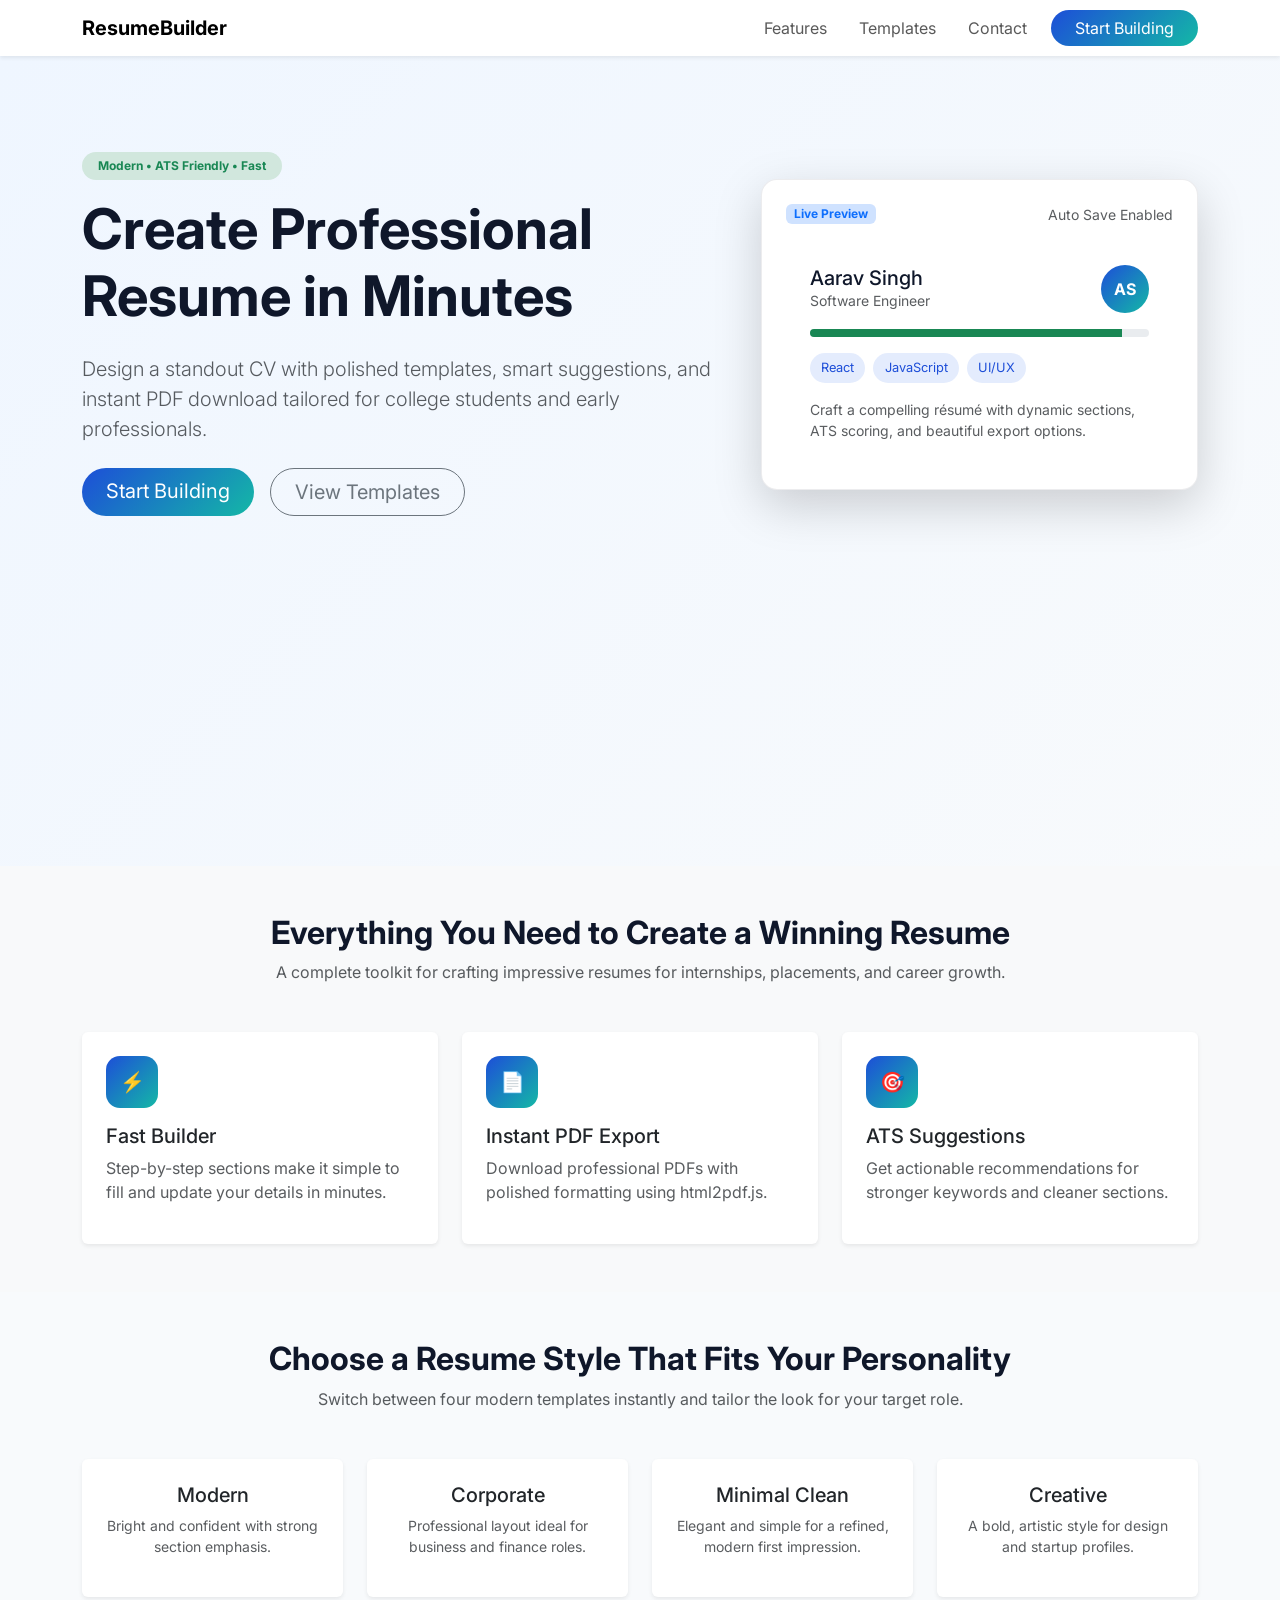
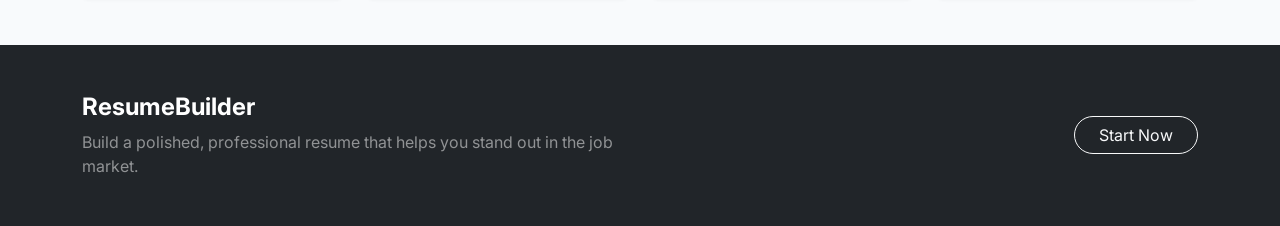
<file: index.html>
<!DOCTYPE html>
<html lang="en">
  <head>
    <meta charset="UTF-8" />
    <meta name="viewport" content="width=device-width, initial-scale=1.0" />
    <title>Resume Builder | Create a Professional Resume</title>
    <link rel="preconnect" href="https://fonts.googleapis.com" />
    <link rel="preconnect" href="https://fonts.gstatic.com" crossorigin />
    <link href="https://fonts.googleapis.com/css2?family=Inter:wght@400;500;600;700;800&display=swap" rel="stylesheet" />
    <link href="https://cdn.jsdelivr.net/npm/bootstrap@5.3.8/dist/css/bootstrap.min.css" rel="stylesheet" />
    <link rel="stylesheet" href="style.css" />
  </head>
  <body>
    <nav class="navbar navbar-expand-lg navbar-light sticky-top shadow-sm">
      <div class="container">
        <a class="navbar-brand fw-bold" href="index.html">ResumeBuilder</a>
        <button class="navbar-toggler" type="button" data-bs-toggle="collapse" data-bs-target="#navbarNav" aria-label="Toggle navigation">
          <span class="navbar-toggler-icon"></span>
        </button>
        <div class="collapse navbar-collapse" id="navbarNav">
          <ul class="navbar-nav ms-auto align-items-lg-center gap-lg-3">
            <li class="nav-item"><a class="nav-link" href="#features">Features</a></li>
            <li class="nav-item"><a class="nav-link" href="#templates">Templates</a></li>
            <li class="nav-item"><a class="nav-link" href="#contact">Contact</a></li>
            <li class="nav-item">
              <a class="btn btn-primary rounded-pill px-4" href="builder.html">Start Building</a>
            </li>
          </ul>
        </div>
      </div>
    </nav>

    <header class="hero-section py-5">
      <div class="container py-5">
        <div class="row align-items-center g-5">
          <div class="col-lg-7">
            <span class="badge bg-success-subtle text-success rounded-pill px-3 py-2 mb-3">Modern • ATS Friendly • Fast</span>
            <h1 class="display-4 fw-bold mb-4">Create Professional Resume in Minutes</h1>
            <p class="lead text-muted mb-4">Design a standout CV with polished templates, smart suggestions, and instant PDF download tailored for college students and early professionals.</p>
            <div class="d-flex flex-wrap gap-3">
              <a href="builder.html" class="btn btn-primary btn-lg rounded-pill px-4">Start Building</a>
              <a href="#templates" class="btn btn-outline-secondary btn-lg rounded-pill px-4">View Templates</a>
            </div>
          </div>
          <div class="col-lg-5">
            <div class="hero-card shadow-lg rounded-4 p-4">
              <div class="d-flex justify-content-between align-items-center mb-3">
                <span class="badge bg-primary-subtle text-primary">Live Preview</span>
                <span class="text-muted small">Auto Save Enabled</span>
              </div>
              <div class="preview-window p-4 rounded-4">
                <div class="d-flex justify-content-between align-items-center mb-3">
                  <div>
                    <h5 class="mb-0">Aarav Singh</h5>
                    <p class="text-muted small mb-0">Software Engineer</p>
                  </div>
                  <div class="avatar-circle">AS</div>
                </div>
                <div class="progress mb-3" style="height: 8px;">
                  <div class="progress-bar bg-success" style="width: 92%"></div>
                </div>
                <div class="d-flex flex-wrap gap-2 mb-3">
                  <span class="tag">React</span>
                  <span class="tag">JavaScript</span>
                  <span class="tag">UI/UX</span>
                </div>
                <p class="small text-muted mb-0">Craft a compelling résumé with dynamic sections, ATS scoring, and beautiful export options.</p>
              </div>
            </div>
          </div>
        </div>
      </div>
    </header>

    <main>
      <section id="features" class="py-5 bg-light">
        <div class="container">
          <div class="text-center mb-5">
            <h2 class="fw-bold">Everything You Need to Create a Winning Resume</h2>
            <p class="text-muted">A complete toolkit for crafting impressive resumes for internships, placements, and career growth.</p>
          </div>
          <div class="row g-4">
            <div class="col-md-4">
              <div class="card h-100 border-0 shadow-sm hover-card">
                <div class="card-body p-4">
                  <div class="icon-box mb-3">⚡</div>
                  <h5>Fast Builder</h5>
                  <p class="text-muted">Step-by-step sections make it simple to fill and update your details in minutes.</p>
                </div>
              </div>
            </div>
            <div class="col-md-4">
              <div class="card h-100 border-0 shadow-sm hover-card">
                <div class="card-body p-4">
                  <div class="icon-box mb-3">📄</div>
                  <h5>Instant PDF Export</h5>
                  <p class="text-muted">Download professional PDFs with polished formatting using html2pdf.js.</p>
                </div>
              </div>
            </div>
            <div class="col-md-4">
              <div class="card h-100 border-0 shadow-sm hover-card">
                <div class="card-body p-4">
                  <div class="icon-box mb-3">🎯</div>
                  <h5>ATS Suggestions</h5>
                  <p class="text-muted">Get actionable recommendations for stronger keywords and cleaner sections.</p>
                </div>
              </div>
            </div>
          </div>
        </div>
      </section>

      <section id="templates" class="py-5">
        <div class="container">
          <div class="text-center mb-5">
            <h2 class="fw-bold">Choose a Resume Style That Fits Your Personality</h2>
            <p class="text-muted">Switch between four modern templates instantly and tailor the look for your target role.</p>
          </div>
          <div class="row g-4">
            <div class="col-md-6 col-lg-3">
              <div class="card border-0 shadow-sm hover-card text-center">
                <div class="card-body p-4">
                  <h5>Modern</h5>
                  <p class="text-muted small">Bright and confident with strong section emphasis.</p>
                </div>
              </div>
            </div>
            <div class="col-md-6 col-lg-3">
              <div class="card border-0 shadow-sm hover-card text-center">
                <div class="card-body p-4">
                  <h5>Corporate</h5>
                  <p class="text-muted small">Professional layout ideal for business and finance roles.</p>
                </div>
              </div>
            </div>
            <div class="col-md-6 col-lg-3">
              <div class="card border-0 shadow-sm hover-card text-center">
                <div class="card-body p-4">
                  <h5>Minimal Clean</h5>
                  <p class="text-muted small">Elegant and simple for a refined, modern first impression.</p>
                </div>
              </div>
            </div>
            <div class="col-md-6 col-lg-3">
              <div class="card border-0 shadow-sm hover-card text-center">
                <div class="card-body p-4">
                  <h5>Creative</h5>
                  <p class="text-muted small">A bold, artistic style for design and startup profiles.</p>
                </div>
              </div>
            </div>
          </div>
        </div>
      </section>
    </main>

    <footer id="contact" class="py-5 bg-dark text-white">
      <div class="container">
        <div class="row g-4 align-items-center">
          <div class="col-md-6">
            <h4 class="fw-bold">ResumeBuilder</h4>
            <p class="text-white-50 mb-0">Build a polished, professional resume that helps you stand out in the job market.</p>
          </div>
          <div class="col-md-6 text-md-end">
            <a href="builder.html" class="btn btn-outline-light rounded-pill px-4">Start Now</a>
          </div>
        </div>
      </div>
    </footer>

    <script src="https://cdn.jsdelivr.net/npm/bootstrap@5.3.8/dist/js/bootstrap.bundle.min.js"></script>
  </body>
</html>
</file>
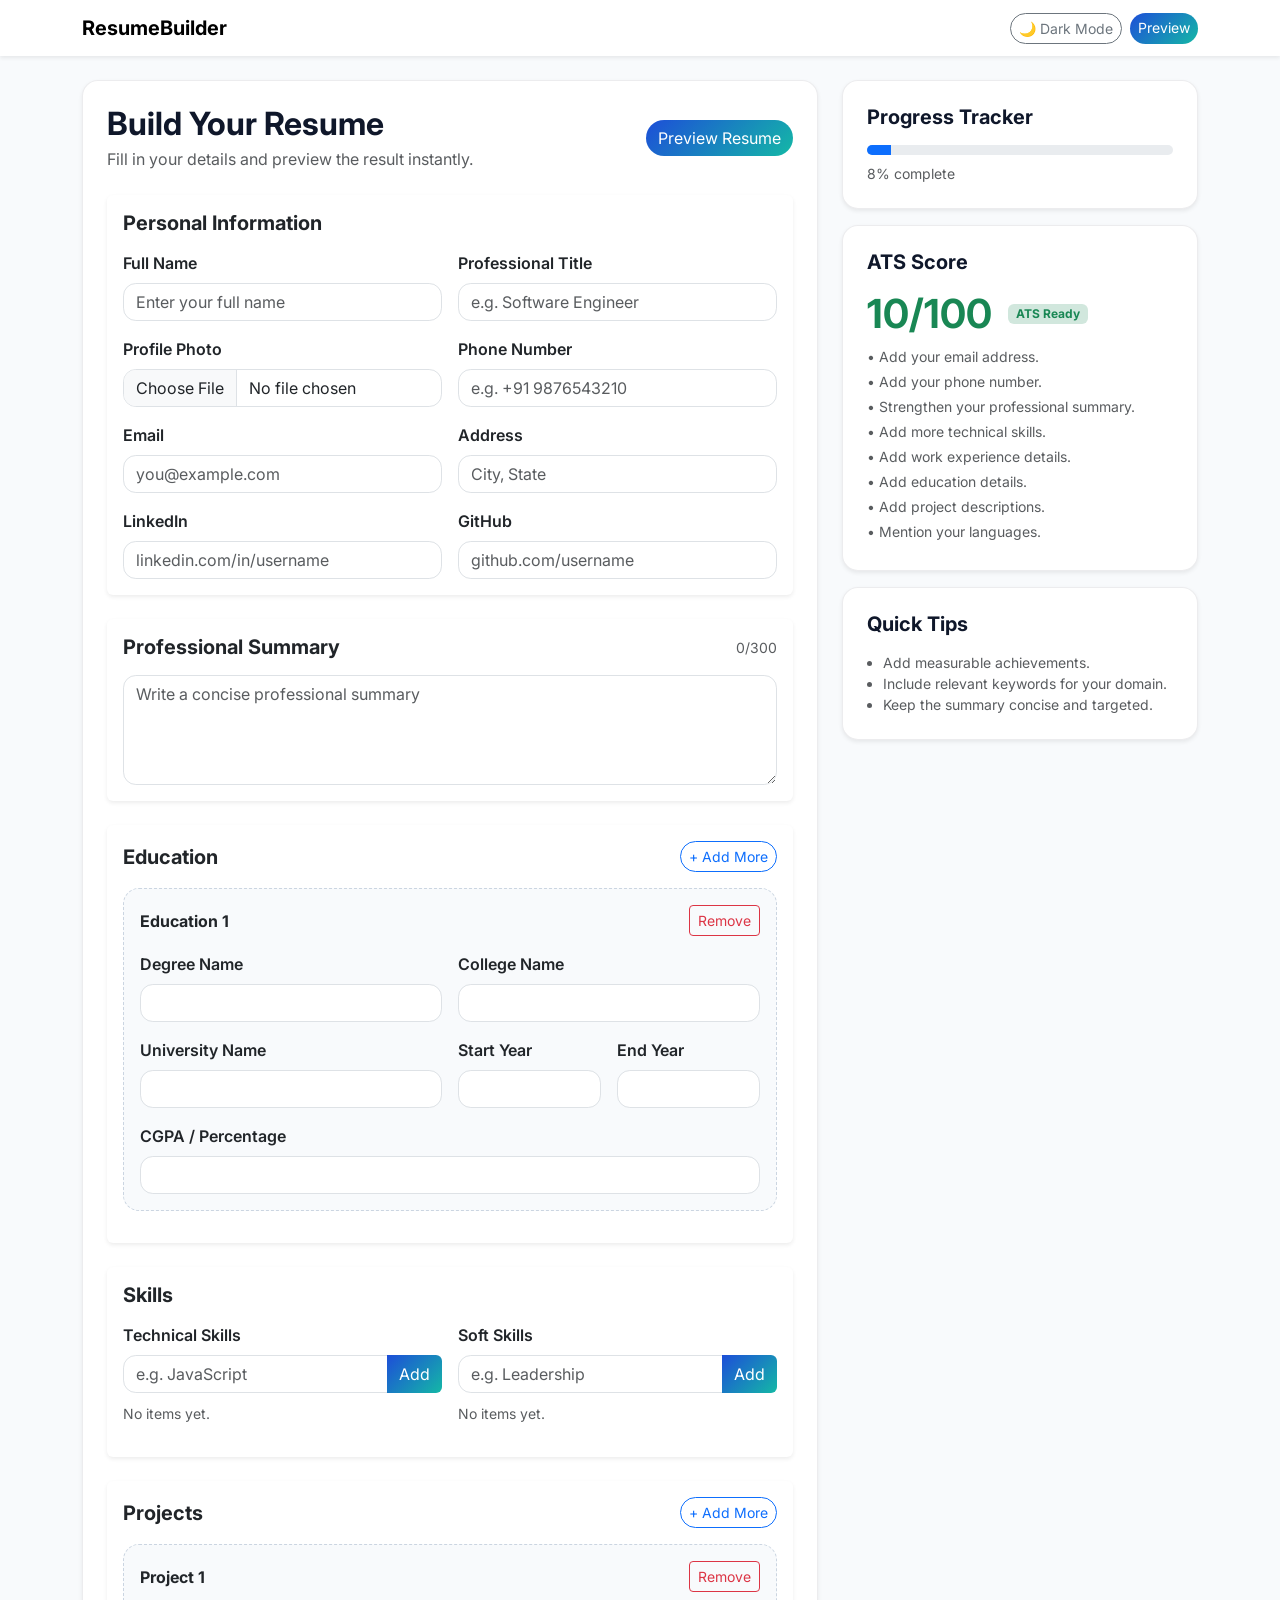
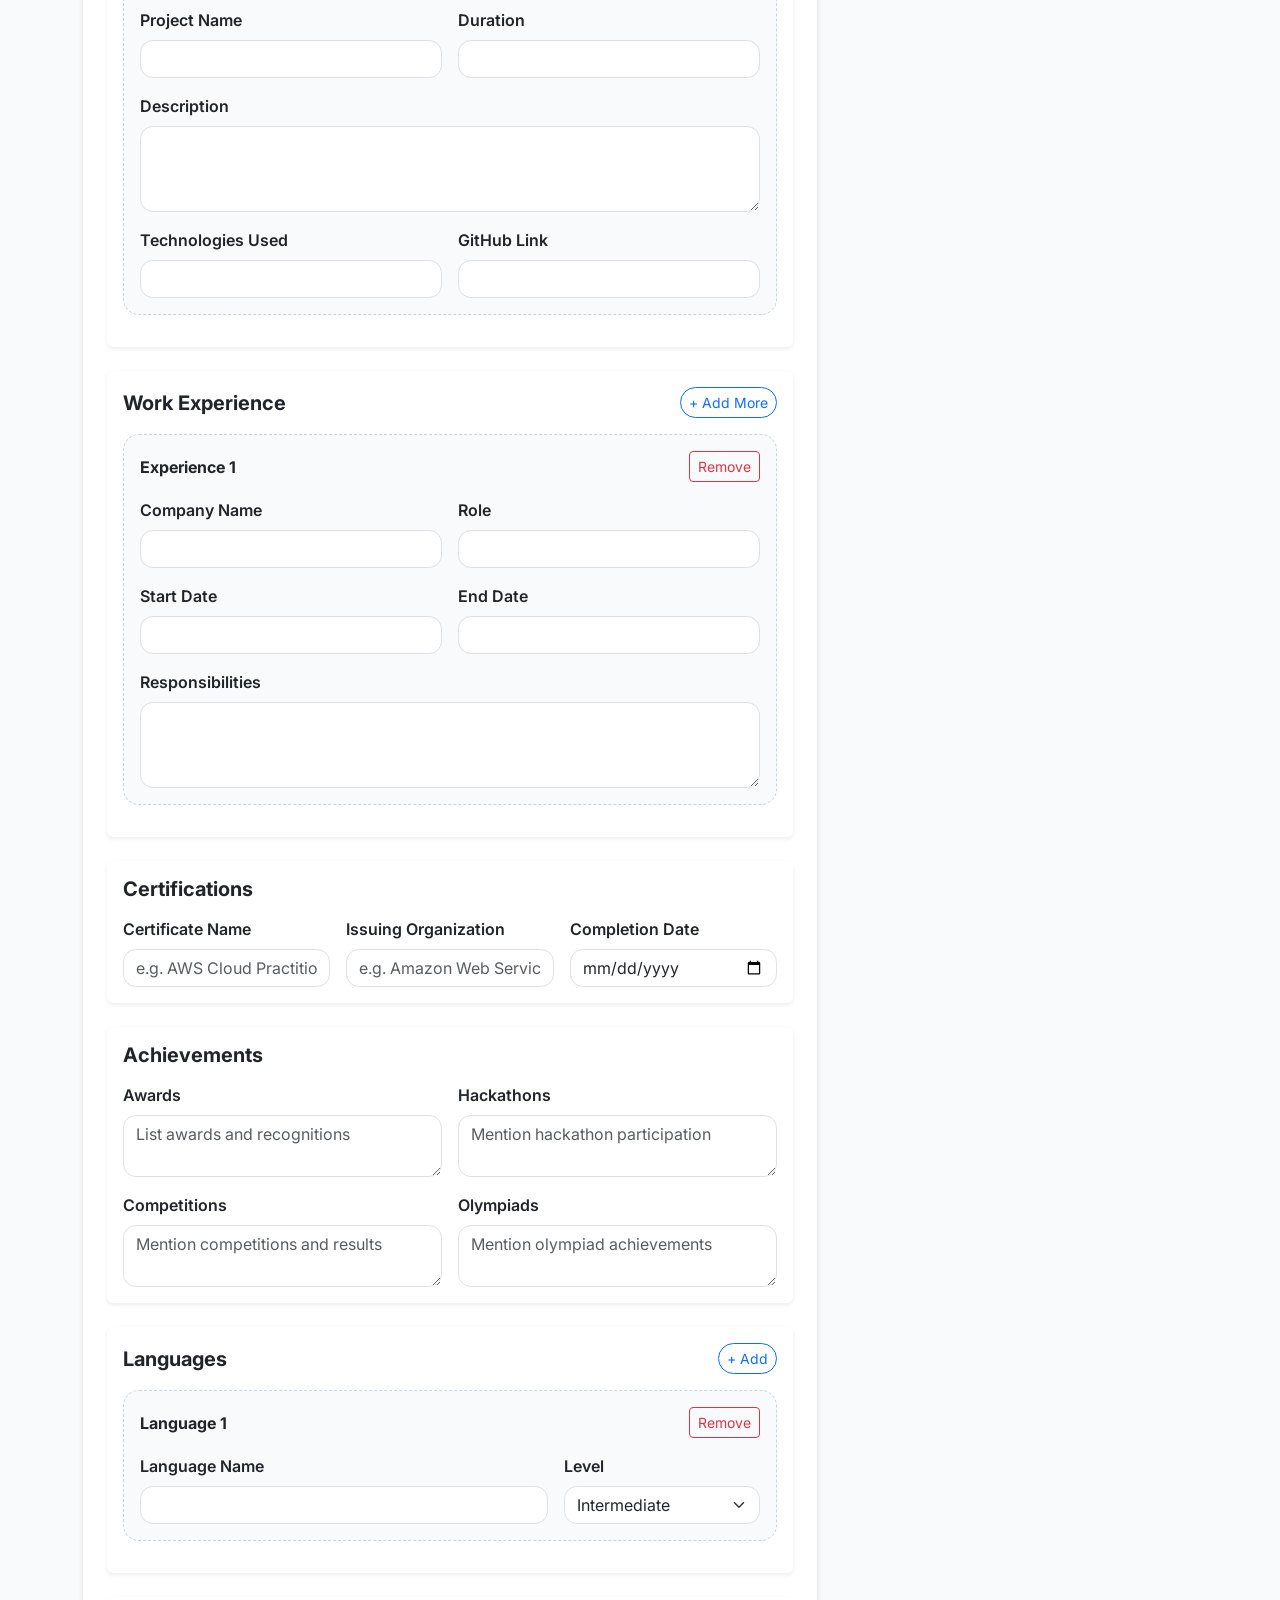
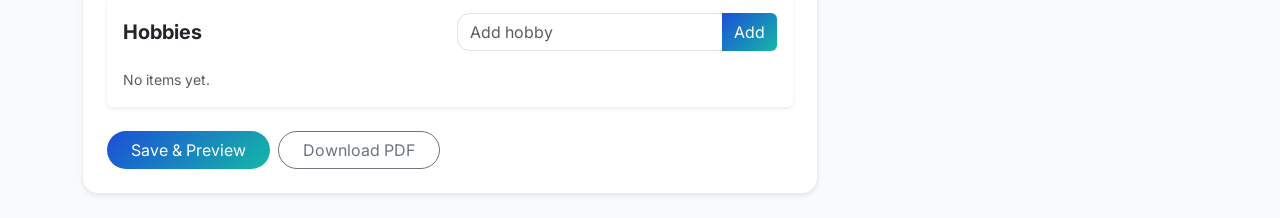
<file: builder.html>
<!DOCTYPE html>
<html lang="en">
  <head>
    <meta charset="UTF-8" />
    <meta name="viewport" content="width=device-width, initial-scale=1.0" />
    <title>Resume Builder</title>
    <link rel="preconnect" href="https://fonts.googleapis.com" />
    <link rel="preconnect" href="https://fonts.gstatic.com" crossorigin />
    <link href="https://fonts.googleapis.com/css2?family=Inter:wght@400;500;600;700;800&display=swap" rel="stylesheet" />
    <link href="https://cdn.jsdelivr.net/npm/bootstrap@5.3.8/dist/css/bootstrap.min.css" rel="stylesheet" />
    <link rel="stylesheet" href="style.css" />
  </head>
  <body>
    <nav class="navbar navbar-expand-lg sticky-top shadow-sm">
      <div class="container">
        <a class="navbar-brand fw-bold" href="index.html">ResumeBuilder</a>
        <div class="d-flex gap-2">
          <button id="themeToggle" class="btn btn-outline-secondary btn-sm rounded-pill">🌙 Dark Mode</button>
          <a href="preview.html" class="btn btn-primary btn-sm rounded-pill">Preview</a>
        </div>
      </div>
    </nav>

    <main class="container py-4">
      <div class="row g-4">
        <div class="col-lg-8">
          <div class="section-card p-4 rounded-4 shadow-sm fade-up">
            <div class="d-flex justify-content-between align-items-center mb-4">
              <div>
                <h2 class="fw-bold mb-1">Build Your Resume</h2>
                <p class="text-muted mb-0">Fill in your details and preview the result instantly.</p>
              </div>
              <a href="preview.html" class="btn btn-primary rounded-pill">Preview Resume</a>
            </div>

            <form id="resumeForm">
              <div class="card border-0 shadow-sm mb-4">
                <div class="card-body">
                  <h5 class="fw-bold mb-3">Personal Information</h5>
                  <div class="row g-3">
                    <div class="col-md-6">
                      <label class="form-label" for="fullName">Full Name</label>
                      <input id="fullName" class="form-control" type="text" placeholder="Enter your full name" />
                    </div>
                    <div class="col-md-6">
                      <label class="form-label" for="title">Professional Title</label>
                      <input id="title" class="form-control" type="text" placeholder="e.g. Software Engineer" />
                    </div>
                    <div class="col-md-6">
                      <label class="form-label" for="photoInput">Profile Photo</label>
                      <input id="photoInput" class="form-control" type="file" accept="image/*" />
                    </div>
                    <div class="col-md-6">
                      <label class="form-label" for="phone">Phone Number</label>
                      <input id="phone" class="form-control" type="tel" placeholder="e.g. +91 9876543210" />
                    </div>
                    <div class="col-md-6">
                      <label class="form-label" for="email">Email</label>
                      <input id="email" class="form-control" type="email" placeholder="you@example.com" />
                    </div>
                    <div class="col-md-6">
                      <label class="form-label" for="address">Address</label>
                      <input id="address" class="form-control" type="text" placeholder="City, State" />
                    </div>
                    <div class="col-md-6">
                      <label class="form-label" for="linkedin">LinkedIn</label>
                      <input id="linkedin" class="form-control" type="text" placeholder="linkedin.com/in/username" />
                    </div>
                    <div class="col-md-6">
                      <label class="form-label" for="github">GitHub</label>
                      <input id="github" class="form-control" type="text" placeholder="github.com/username" />
                    </div>
                  </div>
                </div>
              </div>

              <div class="card border-0 shadow-sm mb-4">
                <div class="card-body">
                  <div class="d-flex justify-content-between align-items-center mb-3">
                    <h5 class="fw-bold mb-0">Professional Summary</h5>
                    <span id="summaryCounter" class="text-muted small">0/300</span>
                  </div>
                  <textarea id="summary" class="form-control" rows="4" maxlength="300" placeholder="Write a concise professional summary"></textarea>
                </div>
              </div>

              <div class="card border-0 shadow-sm mb-4">
                <div class="card-body">
                  <div class="d-flex justify-content-between align-items-center mb-3">
                    <h5 class="fw-bold mb-0">Education</h5>
                    <button type="button" id="addEducation" class="btn btn-outline-primary btn-sm rounded-pill">+ Add More</button>
                  </div>
                  <div id="educationList"></div>
                </div>
              </div>

              <div class="card border-0 shadow-sm mb-4">
                <div class="card-body">
                  <h5 class="fw-bold mb-3">Skills</h5>
                  <div class="row g-3 mb-3">
                    <div class="col-md-6">
                      <label class="form-label">Technical Skills</label>
                      <div class="input-group">
                        <input id="technicalSkillInput" class="form-control" type="text" placeholder="e.g. JavaScript" />
                        <button type="button" id="addTechnicalSkill" class="btn btn-primary">Add</button>
                      </div>
                      <div id="technicalSkillTags" class="tag-list mt-2"></div>
                    </div>
                    <div class="col-md-6">
                      <label class="form-label">Soft Skills</label>
                      <div class="input-group">
                        <input id="softSkillInput" class="form-control" type="text" placeholder="e.g. Leadership" />
                        <button type="button" id="addSoftSkill" class="btn btn-primary">Add</button>
                      </div>
                      <div id="softSkillTags" class="tag-list mt-2"></div>
                    </div>
                  </div>
                </div>
              </div>

              <div class="card border-0 shadow-sm mb-4">
                <div class="card-body">
                  <div class="d-flex justify-content-between align-items-center mb-3">
                    <h5 class="fw-bold mb-0">Projects</h5>
                    <button type="button" id="addProject" class="btn btn-outline-primary btn-sm rounded-pill">+ Add More</button>
                  </div>
                  <div id="projectList"></div>
                </div>
              </div>

              <div class="card border-0 shadow-sm mb-4">
                <div class="card-body">
                  <div class="d-flex justify-content-between align-items-center mb-3">
                    <h5 class="fw-bold mb-0">Work Experience</h5>
                    <button type="button" id="addExperience" class="btn btn-outline-primary btn-sm rounded-pill">+ Add More</button>
                  </div>
                  <div id="experienceList"></div>
                </div>
              </div>

              <div class="card border-0 shadow-sm mb-4">
                <div class="card-body">
                  <h5 class="fw-bold mb-3">Certifications</h5>
                  <div class="row g-3">
                    <div class="col-md-4">
                      <label class="form-label" for="certName">Certificate Name</label>
                      <input id="certName" class="form-control" type="text" placeholder="e.g. AWS Cloud Practitioner" />
                    </div>
                    <div class="col-md-4">
                      <label class="form-label" for="certOrg">Issuing Organization</label>
                      <input id="certOrg" class="form-control" type="text" placeholder="e.g. Amazon Web Services" />
                    </div>
                    <div class="col-md-4">
                      <label class="form-label" for="certDate">Completion Date</label>
                      <input id="certDate" class="form-control" type="date" />
                    </div>
                  </div>
                </div>
              </div>

              <div class="card border-0 shadow-sm mb-4">
                <div class="card-body">
                  <h5 class="fw-bold mb-3">Achievements</h5>
                  <div class="row g-3">
                    <div class="col-md-6">
                      <label class="form-label" for="awards">Awards</label>
                      <textarea id="awards" class="form-control" rows="2" placeholder="List awards and recognitions"></textarea>
                    </div>
                    <div class="col-md-6">
                      <label class="form-label" for="hackathons">Hackathons</label>
                      <textarea id="hackathons" class="form-control" rows="2" placeholder="Mention hackathon participation"></textarea>
                    </div>
                    <div class="col-md-6">
                      <label class="form-label" for="competitions">Competitions</label>
                      <textarea id="competitions" class="form-control" rows="2" placeholder="Mention competitions and results"></textarea>
                    </div>
                    <div class="col-md-6">
                      <label class="form-label" for="olympiads">Olympiads</label>
                      <textarea id="olympiads" class="form-control" rows="2" placeholder="Mention olympiad achievements"></textarea>
                    </div>
                  </div>
                </div>
              </div>

              <div class="card border-0 shadow-sm mb-4">
                <div class="card-body">
                  <div class="d-flex justify-content-between align-items-center mb-3">
                    <h5 class="fw-bold mb-0">Languages</h5>
                    <button type="button" id="addLanguage" class="btn btn-outline-primary btn-sm rounded-pill">+ Add</button>
                  </div>
                  <div id="languageList"></div>
                </div>
              </div>

              <div class="card border-0 shadow-sm mb-4">
                <div class="card-body">
                  <div class="d-flex justify-content-between align-items-center mb-3">
                    <h5 class="fw-bold mb-0">Hobbies</h5>
                    <div class="input-group hobby-input-group">
                      <input id="hobbyInput" class="form-control" type="text" placeholder="Add hobby" />
                      <button type="button" id="addHobby" class="btn btn-primary">Add</button>
                    </div>
                  </div>
                  <div id="hobbyTags" class="tag-list"></div>
                </div>
              </div>

              <div class="d-flex flex-wrap gap-2">
                <button type="button" id="savePreviewBtn" class="btn btn-primary rounded-pill px-4">Save & Preview</button>
                <button type="button" id="downloadBtn" class="btn btn-outline-secondary rounded-pill px-4">Download PDF</button>
              </div>
            </form>
          </div>
        </div>

        <div class="col-lg-4">
          <div class="position-sticky top-0 sidebar-stack">
            <div class="section-card p-4 rounded-4 shadow-sm mb-3 fade-up">
              <h5 class="fw-bold mb-3">Progress Tracker</h5>
              <div class="progress mb-2 progress-compact">
                <div id="progressBar" class="progress-bar bg-success progress-fill"></div>
              </div>
              <p id="progressText" class="small text-muted mb-0">0% complete</p>
            </div>

            <div class="section-card p-4 rounded-4 shadow-sm mb-3 fade-up">
              <h5 class="fw-bold mb-3">ATS Score</h5>
              <div class="d-flex align-items-center gap-3 mb-2">
                <div id="atsScore" class="display-6 fw-bold text-success">0/100</div>
                <span class="badge bg-success-subtle text-success">ATS Ready</span>
              </div>
              <div id="atsSuggestions" class="small text-muted"></div>
            </div>

            <div class="section-card p-4 rounded-4 shadow-sm fade-up">
              <h5 class="fw-bold mb-3">Quick Tips</h5>
              <ul class="small text-muted mb-0 ps-3">
                <li>Add measurable achievements.</li>
                <li>Include relevant keywords for your domain.</li>
                <li>Keep the summary concise and targeted.</li>
              </ul>
            </div>
          </div>
        </div>
      </div>
    </main>

    <script src="https://cdn.jsdelivr.net/npm/bootstrap@5.3.8/dist/js/bootstrap.bundle.min.js"></script>
    <script src="script/form.js"></script>
  </body>
</html>
</file>
<file: style.css>
:root {
  --primary: #1d4ed8;
  --accent: #14b8a6;
  --navy: #0f172a;
  --surface: #f8fafc;
  --text: #0f172a;
  --muted: #64748b;
  --resume-color: #2563eb;
  --resume-font: 'Inter', sans-serif;
}

* {
  box-sizing: border-box;
}

html {
  scroll-behavior: smooth;
}

body {
  font-family: var(--resume-font);
  color: var(--text);
  background: #f8fafc;
  transition: background 0.3s ease, color 0.3s ease;
}

body.dark-mode {
  background: #0b1220;
  color: #e2e8f0;
}

body.dark-mode .card,
body.dark-mode .section-card,
body.dark-mode .hero-card,
body.dark-mode .resume-shell,
body.dark-mode .preview-panel,
body.dark-mode .navbar {
  background: #111827;
  color: #f8fafc;
  border-color: #1f2937;
}

body.dark-mode .text-muted,
body.dark-mode .text-white-50 {
  color: #94a3b8 !important;
}

.navbar {
  background: rgba(255, 255, 255, 0.95);
  backdrop-filter: blur(12px);
}

.hero-section {
  background: linear-gradient(135deg, #eff6ff 0%, #f8fafc 100%);
  min-height: 90vh;
}

body.dark-mode .hero-section {
  background: linear-gradient(135deg, #111827 0%, #0f172a 100%);
}

.hero-card,
.section-card,
.preview-panel {
  border: 1px solid rgba(15, 23, 42, 0.08);
  background: white;
  transition: transform 0.3s ease, box-shadow 0.3s ease;
}

.hover-card:hover,
.hero-card:hover,
.section-card:hover,
.preview-panel:hover {
  transform: translateY(-4px);
  box-shadow: 0 16px 40px rgba(15, 23, 42, 0.12) !important;
}

.icon-box {
  width: 52px;
  height: 52px;
  display: grid;
  place-items: center;
  border-radius: 14px;
  background: linear-gradient(135deg, var(--primary), var(--accent));
  color: white;
  font-size: 1.25rem;
}

.avatar-circle {
  width: 48px;
  height: 48px;
  display: grid;
  place-items: center;
  border-radius: 50%;
  background: linear-gradient(135deg, var(--primary), var(--accent));
  color: white;
  font-weight: 700;
}

.tag {
  display: inline-block;
  padding: 0.35rem 0.7rem;
  border-radius: 999px;
  background: rgba(37, 99, 235, 0.12);
  color: var(--primary);
  font-size: 0.8rem;
}

.progress-bar {
  transition: width 0.35s ease;
}

.progress-compact {
  height: 10px;
}

.progress-fill {
  width: 0%;
}

.hobby-input-group {
  max-width: 320px;
}

.sidebar-stack {
  z-index: 5;
}

.form-label {
  font-weight: 600;
}

.input-group-text,
.form-control,
.form-select {
  border-radius: 0.8rem;
}

.btn-primary {
  background: linear-gradient(135deg, var(--primary), var(--accent));
  border: none;
  transition: transform 0.2s ease, box-shadow 0.2s ease;
}

.btn-primary:hover {
  transform: translateY(-2px);
  box-shadow: 0 12px 24px rgba(37, 99, 235, 0.22);
}

.btn-outline-secondary {
  transition: all 0.2s ease;
}

.btn-outline-secondary:hover {
  transform: translateY(-2px);
}

.resume-shell {
  background: white;
  border-radius: 24px;
  padding: 1rem;
  box-shadow: 0 12px 35px rgba(15, 23, 42, 0.1);
}

.resume-preview {
  padding: 2.25rem;
  min-height: 1000px;
  border-radius: 18px;
  color: #111827;
  background: white;
  font-family: var(--resume-font);
  transition: all 0.3s ease;
}

.resume-preview.modern {
  background: linear-gradient(135deg, #ffffff 0%, #f8fbff 100%);
}

.resume-preview.corporate {
  background: #fdfdfd;
  border: 1px solid #e5e7eb;
}

.resume-preview.minimal {
  background: #ffffff;
}

.resume-preview.creative {
  background: linear-gradient(135deg, #fff7ed 0%, #eff6ff 100%);
}

.resume-preview .heading {
  color: var(--resume-color);
  border-bottom: 2px solid var(--resume-color);
  padding-bottom: 0.45rem;
  margin-bottom: 1rem;
  text-transform: uppercase;
  letter-spacing: 0.06em;
  font-size: 0.95rem;
}

.resume-preview .name {
  font-size: 1.8rem;
  font-weight: 700;
  margin-bottom: 0.3rem;
}

.resume-preview .title {
  color: #475569;
  font-size: 1rem;
  margin-bottom: 0.35rem;
}

.resume-preview .contact-line {
  color: #475569;
  font-size: 0.92rem;
  margin-bottom: 0.2rem;
}

.resume-preview .section-block {
  margin-bottom: 1.2rem;
}

.resume-preview .chip {
  display: inline-block;
  padding: 0.3rem 0.65rem;
  margin: 0.2rem 0.35rem 0.2rem 0;
  border-radius: 999px;
  background: rgba(37, 99, 235, 0.12);
  color: var(--resume-color);
  font-size: 0.8rem;
}

.resume-preview .profile-image {
  width: 110px;
  height: 110px;
  object-fit: cover;
  border-radius: 50%;
  border: 3px solid var(--resume-color);
}

.resume-preview .summary-text {
  line-height: 1.6;
  color: #334155;
}

.resume-preview .list-item {
  margin-bottom: 0.5rem;
}

.resume-preview .muted {
  color: #64748b;
}

body.dark-mode .resume-preview {
  background: #111827;
  color: #f8fafc;
}

body.dark-mode .resume-preview .summary-text,
body.dark-mode .resume-preview .title,
body.dark-mode .resume-preview .contact-line,
body.dark-mode .resume-preview .muted {
  color: #cbd5e1;
}

.dynamic-item {
  border: 1px dashed #cbd5e1;
  border-radius: 1rem;
  padding: 1rem;
  margin-bottom: 1rem;
  background: rgba(248, 250, 252, 0.95);
}

body.dark-mode .dynamic-item {
  background: rgba(17, 24, 39, 0.8);
  border-color: #374151;
}

.tag-list span {
  cursor: pointer;
}

.tag-list span:hover {
  opacity: 0.8;
}

@keyframes fadeUp {
  from {
    opacity: 0;
    transform: translateY(20px);
  }
  to {
    opacity: 1;
    transform: translateY(0);
  }
}

.fade-up {
  animation: fadeUp 0.5s ease both;
}

@media (max-width: 768px) {
  .hero-section {
    min-height: 0;
  }

  .resume-preview {
    padding: 1.2rem;
  }
}
</file>
